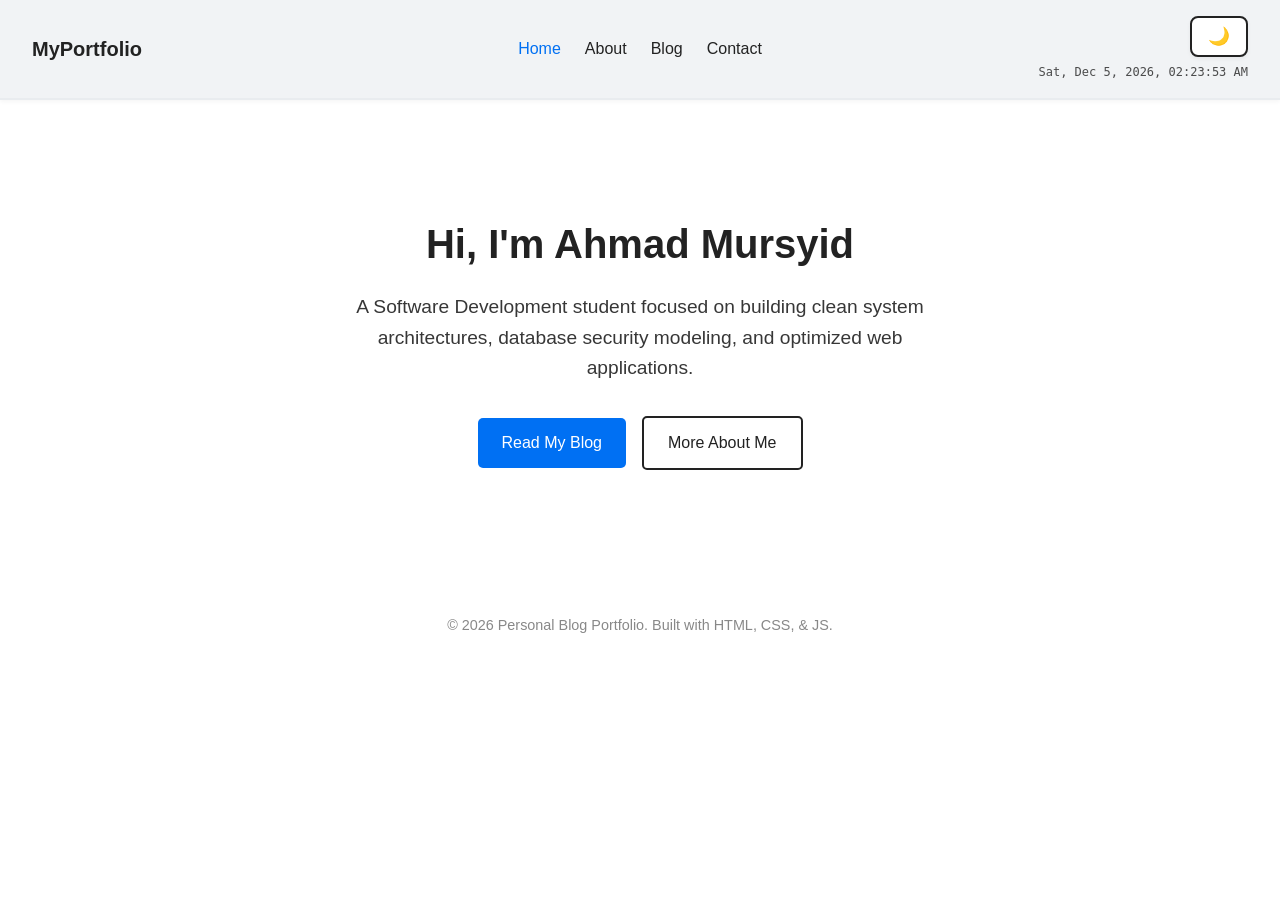
<file: index.html>
<!DOCTYPE html>
<html lang="en">
<head>
    <meta charset="UTF-8">
    <meta name="viewport" content="width=device-width, initial-scale=1.0">
    <title>Home | My Portfolio Blog</title>
    <link rel="stylesheet" href="css/styles.css">
</head>
<body>
    <header>
        <nav class="navbar">
            <div class="logo-wrapper">
                <div class="logo">MyPortfolio</div>
            </div>
            <ul class="nav-links">
                <li><a href="index.html" class="active">Home</a></li>
                <li><a href="about.html">About</a></li>
                <li><a href="blog.html">Blog</a></li>
                <li><a href="contact.html">Contact</a></li>
            </ul>
            
            <div class="nav-controls">
                <button id="theme-toggle">🌙</button>
                <div id="live-datetime" class="header-datetime">Loading...</div>
            </div>
        </nav>
    </header>

    <main class="container">
        <section class="hero">
            <h1>Hi, I'm Ahmad Mursyid</h1>
            <p>A Software Development student focused on building clean system architectures, database security modeling, and optimized web applications.</p>
            
            <div class="hero-cta-group">
                <a href="blog.html" class="btn">Read My Blog</a>
                <a href="about.html" class="btn btn-secondary">More About Me</a>
            </div>
        </section>
    </main>

    <footer>
        <p>&copy; 2026 Personal Blog Portfolio. Built with HTML, CSS, & JS.</p>
    </footer>

    <script src="js/script.js"></script>
</body>
</html>
</file>
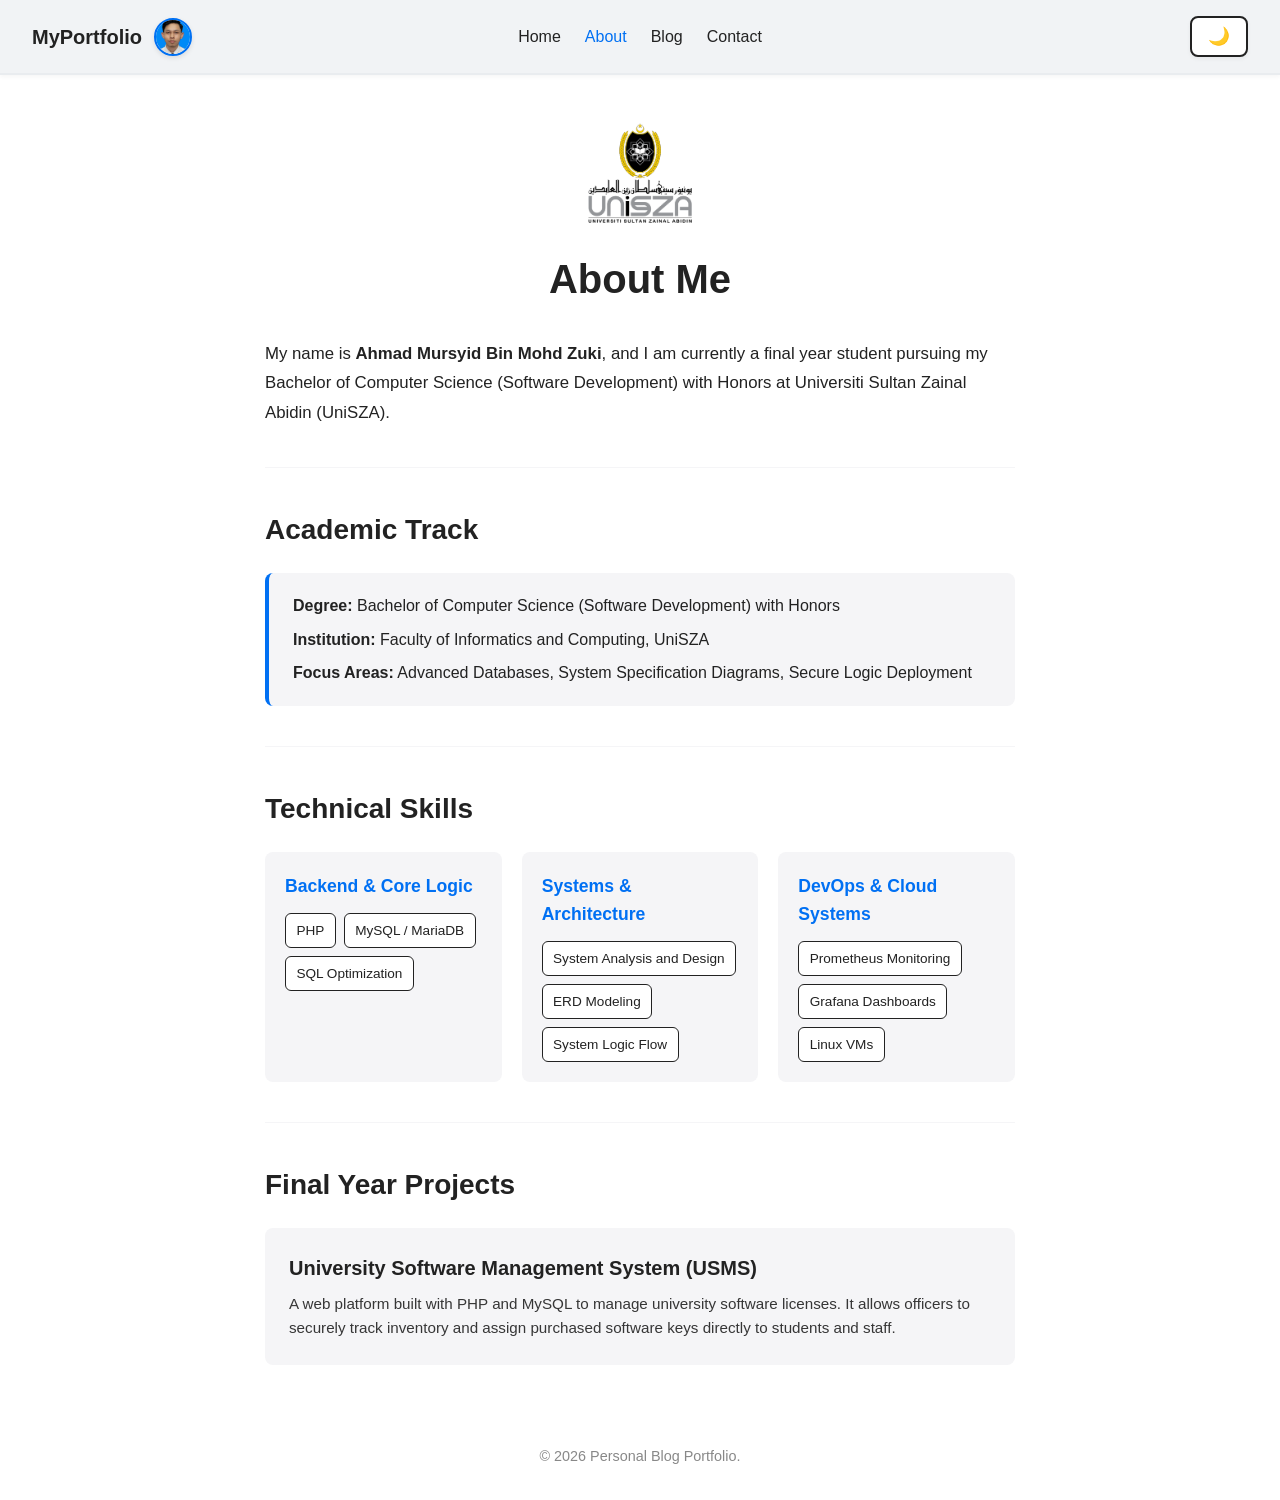
<file: about.html>
<!DOCTYPE html>
<html lang="en">
<head>
    <meta charset="UTF-8">
    <meta name="viewport" content="width=device-width, initial-scale=1.0">
    <title>About Me | My Portfolio Blog</title>
    <link rel="stylesheet" href="css/styles.css">
</head>
<body>
    <header>
        <nav class="navbar">
            <div class="logo-wrapper">
                <div class="logo">MyPortfolio</div>
                <img src="assets/profile.png" alt="Ahmad Mursyid" class="nav-avatar">
            </div>
            <ul class="nav-links">
                <li><a href="index.html">Home</a></li>
                <li><a href="about.html" class="active">About</a></li>
                <li><a href="blog.html">Blog</a></li>
                <li><a href="contact.html">Contact</a></li>
            </ul>
            <button id="theme-toggle">🌙</button>
        </nav>
    </header>

    <main class="container">
        <section class="about-section">
            <div class="institution-logo-container">
    <img src="assets/unisza-logo.png" alt="UniSZA Logo" class="unisza-logo">
        </div>

            <h1>About Me</h1>
            
            <div class="about-bio">
                <p>My name is <strong>Ahmad Mursyid Bin Mohd Zuki</strong>, and I am currently a final year student pursuing my Bachelor of Computer Science (Software Development) with Honors at Universiti Sultan Zainal Abidin (UniSZA).
                </p>
            </div>

            <hr class="section-divider">

            <h2>Academic Track</h2>
            <div class="academic-card">
                <div class="academic-meta">
                    <strong>Degree:</strong> Bachelor of Computer Science (Software Development) with Honors
                </div>
                <div class="academic-meta">
                    <strong>Institution:</strong> Faculty of Informatics and Computing, UniSZA
                </div>
                <div class="academic-meta">
                    <strong>Focus Areas:</strong> Advanced Databases, System Specification Diagrams, Secure Logic Deployment
                </div>
            </div>

            <hr class="section-divider">

            <h2>Technical Skills</h2>
            <div class="skills-grid">
                <div class="skill-category-card">
                    <h3>Backend & Core Logic</h3>
                    <div class="badge-container">
                        <span class="skill-badge">PHP</span>
                        <span class="skill-badge">MySQL / MariaDB</span>
                        <span class="skill-badge">SQL Optimization</span>
                    </div>
                </div>
                <div class="skill-category-card">
                    <h3>Systems & Architecture</h3>
                    <div class="badge-container">
                        <span class="skill-badge">System Analysis and Design</span>
                        <span class="skill-badge">ERD Modeling</span>
                        <span class="skill-badge">System Logic Flow</span>
                    </div>
                </div>
                <div class="skill-category-card">
                    <h3>DevOps & Cloud Systems</h3>
                    <div class="badge-container">
                        <span class="skill-badge">Prometheus Monitoring</span>
                        <span class="skill-badge">Grafana Dashboards</span>
                        <span class="skill-badge">Linux VMs</span>
                    </div>
                </div>
            </div>

            <hr class="section-divider">

            <h2>Final Year Projects</h2>
            <div class="about-project-list">
                <div class="about-project-item">
                <h4>University Software Management System (USMS)</h4>
                <p>A web platform built with PHP and MySQL to manage university software licenses. It allows officers to securely track inventory and assign purchased software keys directly to students and staff.</p>
            </div>
            </div>
        </section>
    </main>

    <footer>
        <p>&copy; 2026 Personal Blog Portfolio.</p>
    </footer>
    <script src="js/script.js"></script>
</body>
</html>
</file>
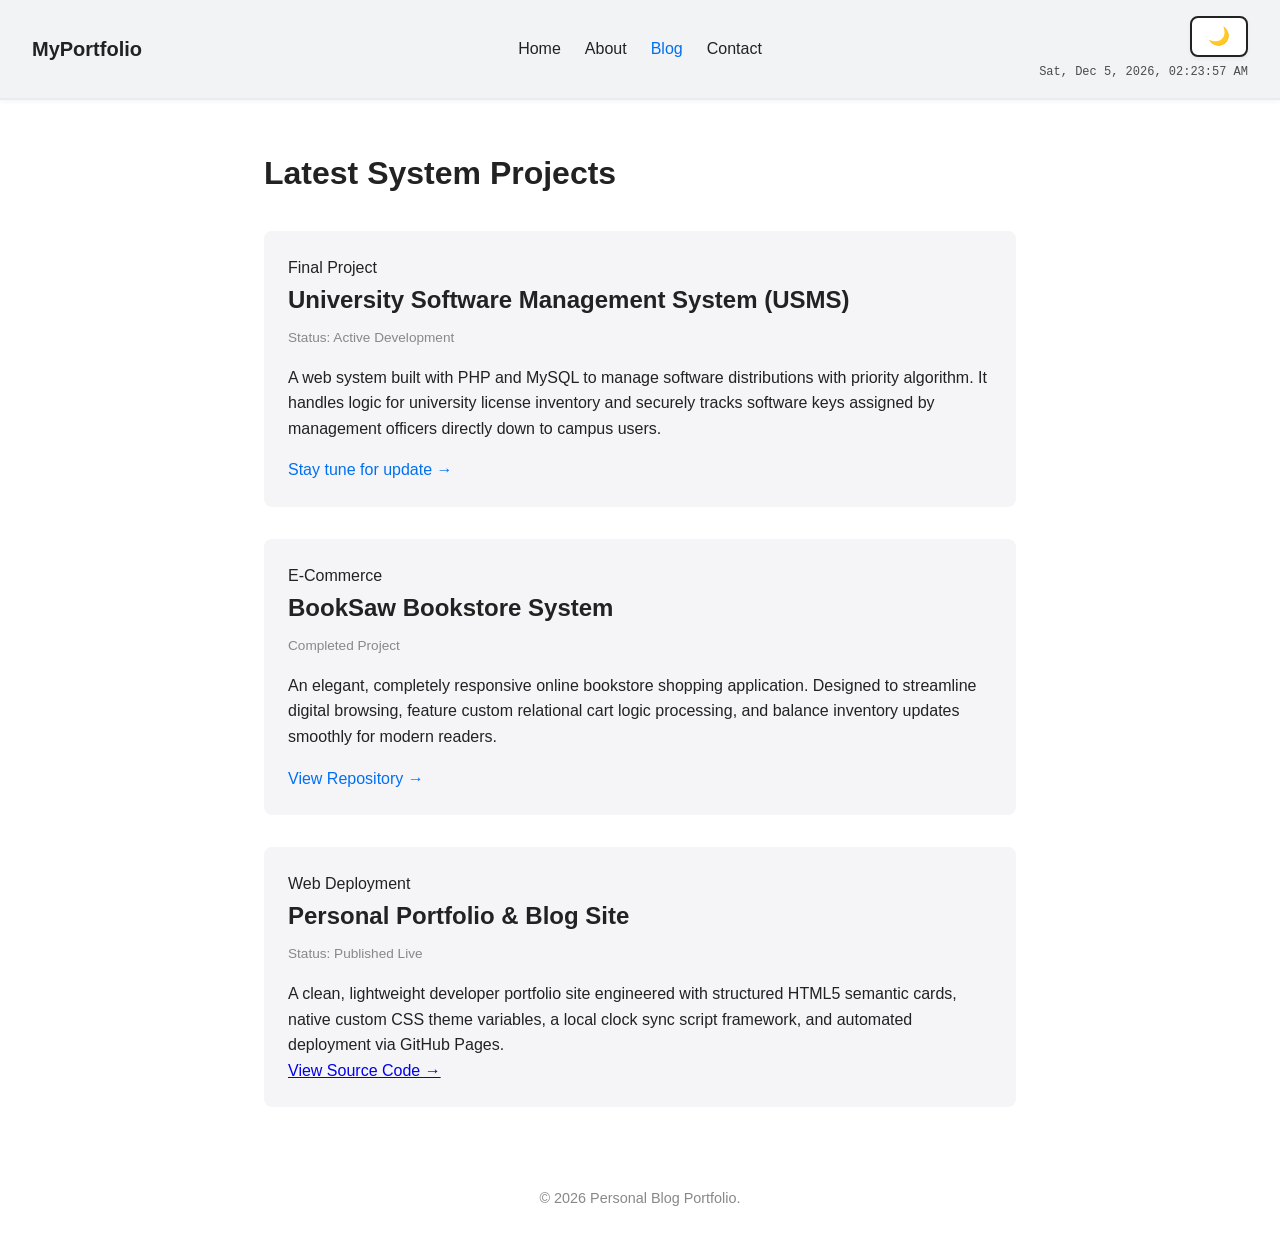
<file: blog.html>
<!DOCTYPE html>
<html lang="en">
<head>
    <meta charset="UTF-8">
    <meta name="viewport" content="width=device-width, initial-scale=1.0">
    <title>Blog | My Portfolio Blog</title>
    <link rel="stylesheet" href="css/styles.css">
</head>
<body>
    <header>
        <nav class="navbar">
            <div class="logo-wrapper">
                <div class="logo">MyPortfolio</div>
            </div>
            <ul class="nav-links">
                <li><a href="index.html">Home</a></li>
                <li><a href="about.html">About</a></li>
                <li><a href="blog.html" class="active">Blog</a></li>
                <li><a href="contact.html">Contact</a></li>
            </ul>
            
            <div class="nav-controls">
                <button id="theme-toggle">🌙</button>
                <div id="live-datetime" class="header-datetime">Loading...</div>
            </div>
        </nav>
    </header>

    <main class="container">
        <h1>Latest System Projects</h1>
        <div class="blog-grid">
            
<article class="blog-card project-card">
    <div class="project-tag active-tag">Final Project</div>
    <h2>University Software Management System (USMS)</h2>
    <p class="date">Status: Active Development</p>
    
    <p>A web system built with PHP and MySQL to manage software distributions with priority algorithm. It handles logic for university license inventory and securely tracks software keys assigned by management officers directly down to campus users.</p>
    
    <a class="read-more">
        Stay tune for update &rarr;
    </a>
</article>

            <article class="blog-card project-card">
                <div class="project-tag">E-Commerce</div>
                <h2>BookSaw Bookstore System</h2>
                <p class="date">Completed Project</p>
                <p>An elegant, completely responsive online bookstore shopping application. Designed to streamline digital browsing, feature custom relational cart logic processing, and balance inventory updates smoothly for modern readers.</p>
                <a href="https://github.com/mursyid-19" target="_blank" rel="noopener noreferrer" class="read-more">View Repository &rarr;</a>
            </article>

            <article class="blog-card project-card">
                <div class="project-tag static-tag">Web Deployment</div>
                <h2>Personal Portfolio & Blog Site</h2>
                <p class="date">Status: Published Live</p>
                <p>A clean, lightweight developer portfolio site engineered with structured HTML5 semantic cards, native custom CSS theme variables, a local clock sync script framework, and automated deployment via GitHub Pages.</p>
                <a href="https://github.com/Mursyid-19/Booksaw">View Source Code &rarr;</a>
            </article>

        </div>
    </main>

    <footer>
        <p>&copy; 2026 Personal Blog Portfolio.</p>
    </footer>
    <script src="js/script.js"></script>
</body>
</html>
</file>
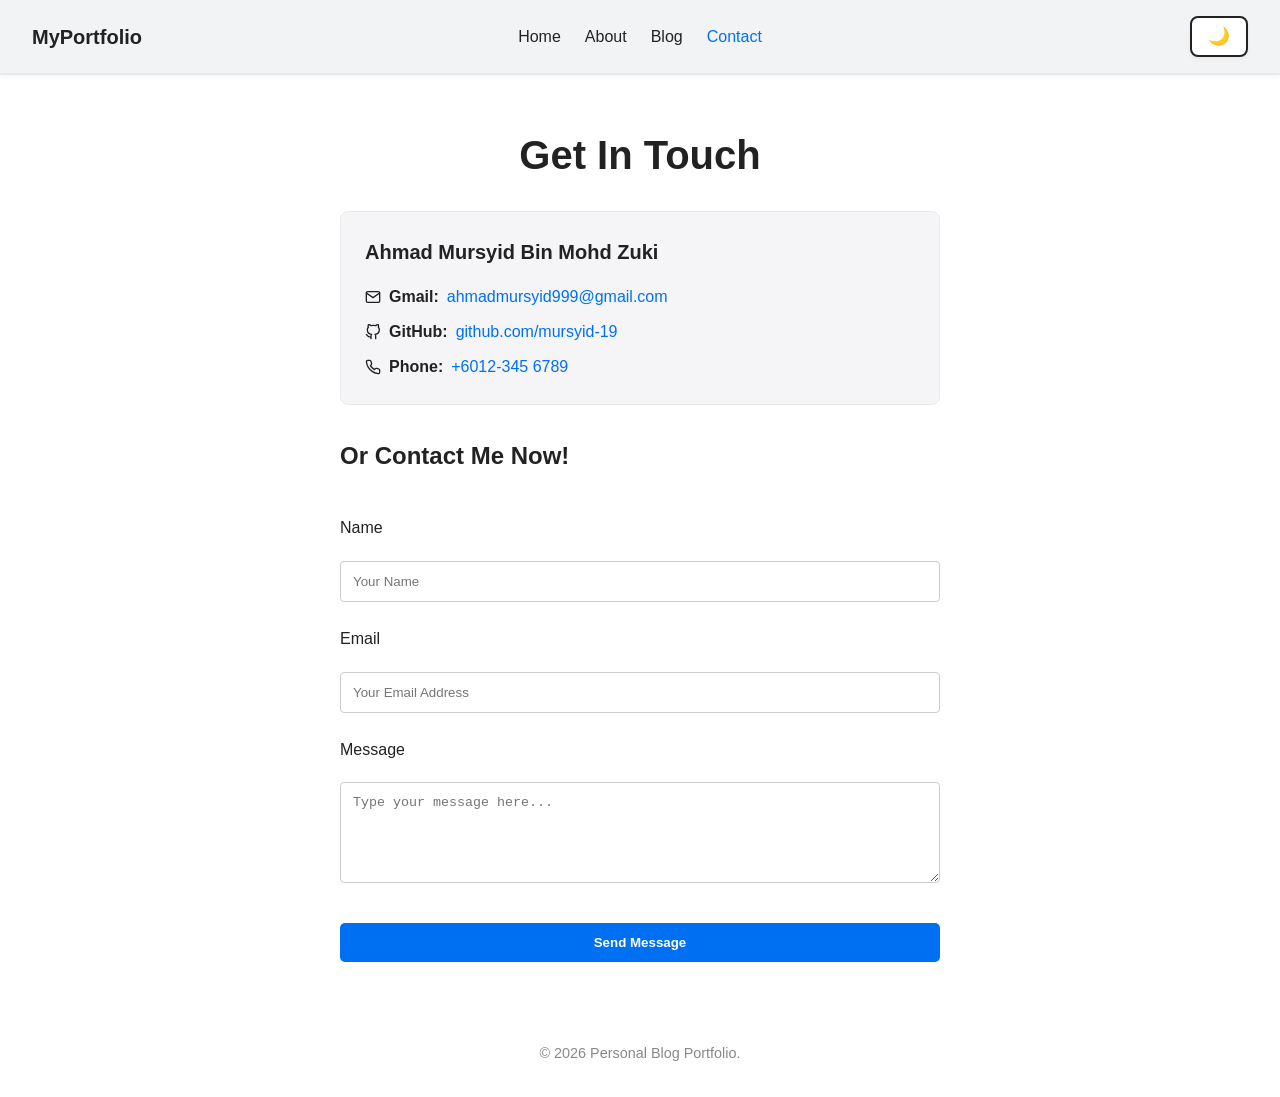
<file: contact.html>
<!DOCTYPE html>
<html lang="en">
<head>
    <meta charset="UTF-8">
    <meta name="viewport" content="width=device-width, initial-scale=1.0">
    <title>Contact | My Portfolio Blog</title>
    <link rel="stylesheet" href="css/styles.css">
</head>
<body>
    <header>
        <nav class="navbar">
            <div class="logo-wrapper">
                <div class="logo">MyPortfolio</div>
            </div>
            <ul class="nav-links">
                <li><a href="index.html">Home</a></li>
                <li><a href="about.html">About</a></li>
                <li><a href="blog.html">Blog</a></li>
                <li><a href="contact.html" class="active">Contact</a></li>
            </ul>
            <button id="theme-toggle">🌙</button>
        </nav>
    </header>

    <main class="container">
        <section class="contact-section">
            <h1>Get In Touch</h1>
            
            <div class="contact-info-card">
                <h3>Ahmad Mursyid Bin Mohd Zuki</h3>
                
                <div class="info-item">
                    <svg class="contact-icon" viewBox="0 0 24 24" fill="none" stroke="currentColor" stroke-width="2" stroke-linecap="round" stroke-linejoin="round">
                        <path d="M4 4h16c1.1 0 2 .9 2 2v12c0 1.1-.9 2-2 2H4c-1.1 0-2-.9-2-2V6c0-1.1.9-2 2-2z"></path>
                        <polyline points="22,6 12,13 2,6"></polyline>
                    </svg>
                    <span class="info-label">Gmail:</span>
                    <a href="mailto:ahmadmursyid999@gmail.com">ahmadmursyid999@gmail.com</a>
                </div>

                <div class="info-item">
                    <svg class="contact-icon" viewBox="0 0 24 24" fill="none" stroke="currentColor" stroke-width="2" stroke-linecap="round" stroke-linejoin="round">
                        <path d="M9 19c-5 1.5-5-2.5-7-3m14 6v-3.87a3.37 3.37 0 0 0-.94-2.61c3.14-.35 6.44-1.54 6.44-7A5.44 5.44 0 0 0 20 4.77 5.07 5.07 0 0 0 19.91 1S18.73.65 16 2.48a13.38 13.38 0 0 0-7 0C6.27.65 5.09 1 5.09 1A5.07 5.07 0 0 0 5 4.77a5.44 5.44 0 0 0-1.5 3.78c0 5.42 3.3 6.61 6.44 7A3.37 3.37 0 0 0 9 18.13V22"></path>
                    </svg>
                    <span class="info-label">GitHub:</span>
                    <a href="https://github.com/mursyid-19" target="_blank" rel="noopener noreferrer">github.com/mursyid-19</a>
                </div>

                <div class="info-item">
                    <svg class="contact-icon" viewBox="0 0 24 24" fill="none" stroke="currentColor" stroke-width="2" stroke-linecap="round" stroke-linejoin="round">
                        <path d="M22 16.92v3a2 2 0 0 1-2.18 2 19.79 19.79 0 0 1-8.63-3.07 19.5 19.5 0 0 1-6-6 19.79 19.79 0 0 1-3.07-8.67A2 2 0 0 1 4.11 2h3a2 2 0 0 1 2 1.72 12.84 12.84 0 0 0 .7 2.81 2 2 0 0 1-.45 2.11L8.09 9.91a16 16 0 0 0 6 6l1.27-1.27a2 2 0 0 1 2.11-.45 12.84 12.84 0 0 0 2.81.7A2 2 0 0 1 22 16.92z"></path>
                    </svg>
                    <span class="info-label">Phone:</span>
                    <a href="tel:+60123456789">+6012-345 6789</a>
                </div>
            </div>

            <h2> Or Contact Me Now!</h2>
            <form class="contact-form">
                <label for="name">Name</label>
                <input type="text" id="name" required placeholder="Your Name">

                <label for="email">Email</label>
                <input type="email" id="email" required placeholder="Your Email Address">

                <label for="message">Message</label>
                <textarea id="message" rows="5" required placeholder="Type your message here..."></textarea>

                <button type="submit" class="btn">Send Message</button>
            </form>
        </section>
    </main>

    <footer>
        <p>&copy; 2026 Personal Blog Portfolio.</p>
    </footer>
    <script src="js/script.js"></script>
</body>
</html>
</file>
<file: css/styles.css>
/* ==========================================================================
   1. Base Variables & Reset
   ========================================================================== */
:root {
    --bg-color: #ffffff;
    --text-color: #222222;
    --accent-color: #0070f3;
    --card-bg: #f5f5f7;
    --header-bg: #f1f3f5;       /* Light grey contrast background */
    --stroke-color: #222222;    /* Toggle button stroke color */
    --toggle-bg: #ffffff;
}

[data-theme="dark"] {
    --bg-color: #121212;
    --text-color: #f5f5f7;
    --accent-color: #3291ff;
    --card-bg: #1e1e1e;
    --header-bg: #1a1a1a;       /* Dark contrast background */
    --stroke-color: #ffffff;    /* White stroke line for dark mode */
    --toggle-bg: #2d2d2d;
}

* {
    box-sizing: border-box;
    margin: 0;
    padding: 0;
}

body {
    font-family: -apple-system, BlinkMacSystemFont, "Segoe UI", Roboto, sans-serif;
    background-color: var(--bg-color);
    color: var(--text-color);
    line-height: 1.6;
    transition: background 0.3s, color 0.3s;
}

/* ==========================================================================
   2. Header & Navbar Layout (Logo Left, Links Mid, Toggle Right)
   ========================================================================== */
header {
    background-color: var(--header-bg);
    border-bottom: 2px solid #e9ecef;
    box-shadow: 0 2px 4px rgba(0, 0, 0, 0.04);
    width: 100%;
    transition: background-color 0.3s;
}

[data-theme="dark"] header {
    border-bottom: 1px solid #333;
}

.navbar {
    display: flex;
    justify-content: space-between; 
    align-items: center;
    max-width: 100%;             /* Takes up full layout width */
    padding: 1rem 2rem;          /* Generous edge padding */
    position: relative;          /* Allows center anchoring for menu links */
}

/* Left side alignment wrapper */
.logo-wrapper {
    display: flex;
    align-items: center;
    gap: 0.75rem;                
}

.logo {
    font-size: 1.25rem;
    font-weight: 700;
}

.nav-avatar {
    width: 38px;
    height: 38px;
    border-radius: 50%;
    object-fit: cover;
    border: 2px solid var(--accent-color);
    box-shadow: 0 2px 5px rgba(0,0,0,0.1);
}

/* Center-aligned navigation links */
.nav-links {
    display: flex;
    list-style: none;
    gap: 1.5rem;
    position: absolute;          /* Centers navigation regardless of item size */
    left: 50%;
    transform: translateX(-50%);
}

.nav-links a {
    text-decoration: none;
    color: var(--text-color);
    font-weight: 500;
    transition: color 0.2s;
}

.nav-links a.active, .nav-links a:hover {
    color: var(--accent-color);
}

/* ==========================================================================
   3. Interactive Theme Toggle (Stroke Border Box)
   ========================================================================== */
#theme-toggle {
    background-color: var(--toggle-bg);
    color: var(--text-color);
    border: 2px solid var(--stroke-color); /* Strong permanent stroke outline border */
    padding: 0.5rem 1rem;
    font-size: 1.1rem;
    border-radius: 8px;
    cursor: pointer;
    display: flex;
    align-items: center;
    justify-content: center;
    box-shadow: 0 2px 4px rgba(0, 0, 0, 0.05);
    transition: all 0.2s ease-in-out;
    margin-left: auto; /* Fallback safety mechanism for spacing */
}

#theme-toggle:hover {
    background-color: var(--card-bg);
    transform: scale(1.03);
}

/* ==========================================================================
   4. About Me Section Layout (Institutional Logo & Bio)
   ========================================================================== */
.about-section {
    text-align: center;
    max-width: 750px;
    margin: 0 auto;
}

.institution-logo-container {
    display: flex;
    justify-content: center;
    margin-bottom: 1.5rem;
}

.unisza-logo {
    height: 100px;
    width: auto;
    object-fit: contain;
}

.about-section h1 {
    font-size: 2.5rem;
    font-weight: 700;
    margin-bottom: 1.75rem;
}

.about-bio p {
    font-size: 1.05rem;
    line-height: 1.75;
    margin-bottom: 1.25rem;
    text-align: left; 
}

/* ==========================================================================
   5. Content Container & General Elements
   ========================================================================== */
.container {
    max-width: 800px;
    margin: 3rem auto;
    padding: 0 1.5rem;
}

.hero {
    text-align: center;
    padding: 4rem 0;
}

.hero h1 {
    font-size: 2.5rem;
    margin-bottom: 1rem;
}

.btn {
    display: inline-block;
    background-color: var(--accent-color);
    color: white;
    padding: 0.75rem 1.5rem;
    border-radius: 5px;
    text-decoration: none;
    margin-top: 1.5rem;
    border: none;
    cursor: pointer;
}

/* ==========================================================================
   6. Blog & Contact Form Framework
   ========================================================================== */
.blog-grid {
    display: grid;
    gap: 2rem;
    margin-top: 2rem;
}

.blog-card {
    background-color: var(--card-bg);
    padding: 1.5rem;
    border-radius: 8px;
}

.date {
    font-size: 0.85rem;
    color: #888;
    margin: 0.5rem 0 1rem;
}

.read-more {
    text-decoration: none;
    color: var(--accent-color);
    display: inline-block;
    margin-top: 1rem;
}

.contact-form {
    display: flex;
    flex-direction: column;
    gap: 1rem;
    margin-top: 2rem;
}

.contact-form input, .contact-form textarea {
    padding: 0.75rem;
    border: 1px solid #ccc;
    border-radius: 4px;
    background: var(--bg-color);
    color: var(--text-color);
}

/* ==========================================================================
   7. Responsive Adaptability Breakdown & Footer
   ========================================================================== */
@media (max-width: 768px) {
    .navbar {
        flex-direction: column;
        gap: 1rem;
        padding: 1.5rem 1rem;
    }
    
    .nav-links {
        position: static;
        transform: none;
        left: auto;
        margin: 0.5rem 0;
    }
    
    #theme-toggle {
        margin-left: 0;
    }
}

footer {
    text-align: center;
    padding: 2rem 0;
    font-size: 0.9rem;
    color: #888;
}

/* ==========================================================================
   2. Header & Navbar Layout (Logo Left, Links Mid, Toggle Right)
   ========================================================================== */
header {
    background-color: var(--header-bg);
    border-bottom: 2px solid #e9ecef;
    box-shadow: 0 2px 4px rgba(0, 0, 0, 0.04);
    width: 100%;
    transition: background-color 0.3s;
}

[data-theme="dark"] header {
    border-bottom: 1px solid #333;
}

.navbar {
    display: flex;
    justify-content: space-between; 
    align-items: center;
    max-width: 100%;             
    padding: 1rem 2rem;          
    position: relative;          
}

.logo-wrapper {
    display: flex;
    align-items: center;
}

.logo {
    font-size: 1.25rem;
    font-weight: 700;
}

/* Center-aligned navigation links unchanged */
.nav-links {
    display: flex;
    list-style: none;
    gap: 1.5rem;
    position: absolute;          
    left: 50%;
    transform: translateX(-50%);
}

.nav-links a {
    text-decoration: none;
    color: var(--text-color);
    font-weight: 500;
    transition: color 0.2s;
}

.nav-links a.active, .nav-links a:hover {
    color: var(--accent-color);
}

/* ==========================================================================
   8. Contact Information Cards & Vector Icon Formats
   ========================================================================== */
.contact-section {
    max-width: 600px;
    margin: 0 auto;
}

.contact-section h1 {
    font-size: 2.5rem;
    font-weight: 700;
    margin-bottom: 1.5rem;
    text-align: center;
}

.contact-info-card {
    background-color: var(--card-bg);
    border: 1px solid #eaeaea;
    padding: 1.5rem;
    border-radius: 8px;
    margin-bottom: 2rem;
    text-align: left;
    transition: border-color 0.3s;
}

[data-theme="dark"] .contact-info-card {
    border: 1px solid #333;
}

.contact-info-card h3 {
    font-size: 1.25rem;
    margin-bottom: 1rem;
    color: var(--text-color);
}

.info-item {
    display: flex;
    align-items: center;
    gap: 0.5rem;                 /* Tighter spacing */
    margin-bottom: 0.6rem;
    font-size: 1rem;             /* Standardized text sizing */
}

.info-item:last-child {
    margin-bottom: 0;
}

/* Small, elegant vector icons matching text height */
.contact-icon {
    width: 16px;
    height: 16px;
    color: var(--text-color);
    flex-shrink: 0;
}

.info-label {
    font-weight: 600;
    color: var(--text-color);
}

.info-item a {
    color: var(--accent-color);
    text-decoration: none;
}

.info-item a:hover {
    text-decoration: underline;
}

.contact-form label {
    display: block;
    text-align: left;
    font-weight: 500;
    margin-bottom: 0.25rem;
    margin-top: 0.5rem;
}

.contact-form input, .contact-form textarea {
    width: 100%;
    outline: none;
    border: 1px solid #ccc;
    padding: 0.75rem;
    border-radius: 4px;
    background: var(--bg-color);
    color: var(--text-color);
    transition: border-color 0.2s;
}

.contact-form input:focus, .contact-form textarea:focus {
    border-color: var(--accent-color);
}

.contact-form .btn {
    width: 100%;
    font-weight: 600;
}

/* ==========================================================================
   9. Index Hero Enhancements & Multi-Button Layouts
   ========================================================================== */
.hero p {
    font-size: 1.2rem;
    max-width: 600px;
    margin: 0 auto 2rem;
    color: var(--text-color);
    opacity: 0.9;
}

.hero-cta-group {
    display: flex;
    justify-content: center;
    align-items: center;
    gap: 1rem;              /* Clean gap between the two choices */
    margin-top: 1.5rem;
}

/* Modifies the original single button block so they fit perfectly in rows */
.hero .btn {
    margin-top: 0;         
}

/* Secondary stroke button matching your design system rules */
.btn-secondary {
    background-color: transparent !important;
    color: var(--text-color) !important;
    border: 2px solid var(--stroke-color) !important;
    font-weight: 500;
    transition: all 0.2s ease-in-out;
}

.btn-secondary:hover {
    background-color: var(--card-bg) !important;
    transform: scale(1.03);
}

/* Keeps button spacing orderly when screen scales down to mobile sizes */
@media (max-width: 600px) {
    .hero-cta-group {
        flex-direction: column;
        width: 100%;
    }
    .hero .btn {
        width: 100%;
        text-align: center;
    }
}

/* ==========================================================================
   10. Extended About Me Interface Grid Systems
   ========================================================================== */
.about-section h2 {
    font-size: 1.75rem;
    font-weight: 600;
    margin-bottom: 1.25rem;
    text-align: left;
    color: var(--text-color);
}

.section-divider {
    border: none;
    border-top: 1px solid var(--card-bg);
    margin: 2.5rem 0;
}

[data-theme="dark"] .section-divider {
    border-top: 1px solid #2d2d2d;
}

/* Academic Track Frame Layout */
.academic-card {
    background-color: var(--card-bg);
    padding: 1.25rem 1.5rem;
    border-radius: 8px;
    text-align: left;
    border-left: 4px solid var(--accent-color);
    margin-bottom: 1.5rem;
}

.academic-meta {
    margin-bottom: 0.5rem;
    font-size: 1rem;
}

.academic-meta:last-child {
    margin-bottom: 0;
}

/* Skills Categories Grid Setup */
.skills-grid {
    display: grid;
    grid-template-columns: repeat(auto-fit, minmax(220px, 1fr));
    gap: 1.25rem;
    margin-bottom: 1.5rem;
}

.skill-category-card {
    background-color: var(--card-bg);
    padding: 1.25rem;
    border-radius: 8px;
    text-align: left;
}

.skill-category-card h3 {
    font-size: 1.1rem;
    font-weight: 600;
    margin-bottom: 0.85rem;
    color: var(--accent-color);
}

.badge-container {
    display: flex;
    flex-wrap: wrap;
    gap: 0.5rem;
}

/* Individual capsule skill badges */
.skill-badge {
    background-color: var(--bg-color);
    color: var(--text-color);
    border: 1px solid var(--stroke-color);
    padding: 0.35rem 0.65rem;
    font-size: 0.85rem;
    font-weight: 500;
    border-radius: 6px;
    transition: transform 0.2s;
}

.skill-badge:hover {
    transform: translateY(-2px);
    background-color: var(--accent-color);
    color: #ffffff;
    border-color: var(--accent-color);
}

/* Project Highlights Feed Layout */
.about-project-list {
    display: flex;
    flex-direction: column;
    gap: 1.25rem;
}

.about-project-item {
    background-color: var(--card-bg);
    padding: 1.5rem;
    border-radius: 8px;
    text-align: left;
}

.about-project-item h4 {
    font-size: 1.25rem;
    font-weight: 600;
    margin-bottom: 0.5rem;
    color: var(--text-color);
}

.about-project-item p {
    font-size: 0.95rem;
    line-height: 1.6;
    margin-bottom: 0;


   
    opacity: 0.9;
}
/* Center and restrict the size of the university logo */
.institution-logo-container {
    display: flex;
    justify-content: center;
    margin-bottom: 1.5rem;
}

.unisza-logo {
    height: 100px;  /* Keeps it neat and proportional */
    width: auto;
    object-fit: contain;
}

/* Style for a profile picture if added to your body text */
.about-profile-pic {
    width: 150px;
    height: 150px;
    border-radius: 50%; /* Makes it a clean circle */
    object-fit: cover;
    margin: 1rem auto;
    display: block;
    border: 3px solid var(--accent-color);
}
/* ==========================================================================
   12. Header Control Group & Right-Aligned Live Clock Stack
   ========================================================================== */
.nav-controls {
    display: flex;
    flex-direction: column;   /* Stacks toggle button on top, time text on bottom */
    align-items: flex-end;    /* Aligns both components perfectly to the right edge */
    justify-content: center;
    gap: 0.35rem;             /* Small gap between button and clock string */
}

/* Clear or override old toggle margins to keep alignment crisp */
#theme-toggle {
    margin-left: 0 !important;
}

/* Minimal, text-matching clock string right under the button */
.header-datetime {
    font-size: 0.75rem;       /* Small and sleek */
    font-weight: 500;
    color: var(--text-color);
    opacity: 0.8;
    font-family: monospace;   /* Monospace keeps layout numbers from jumping around */
    white-space: nowrap;      /* Prevents text breaking into two lines */
}

/* Keeps everything clean on responsive layouts */
@media (max-width: 768px) {
    .nav-controls {
        align-items: center;  /* Centers them under the menu links on mobile viewports */
        margin-top: 0.5rem;
    }
}
</file>
